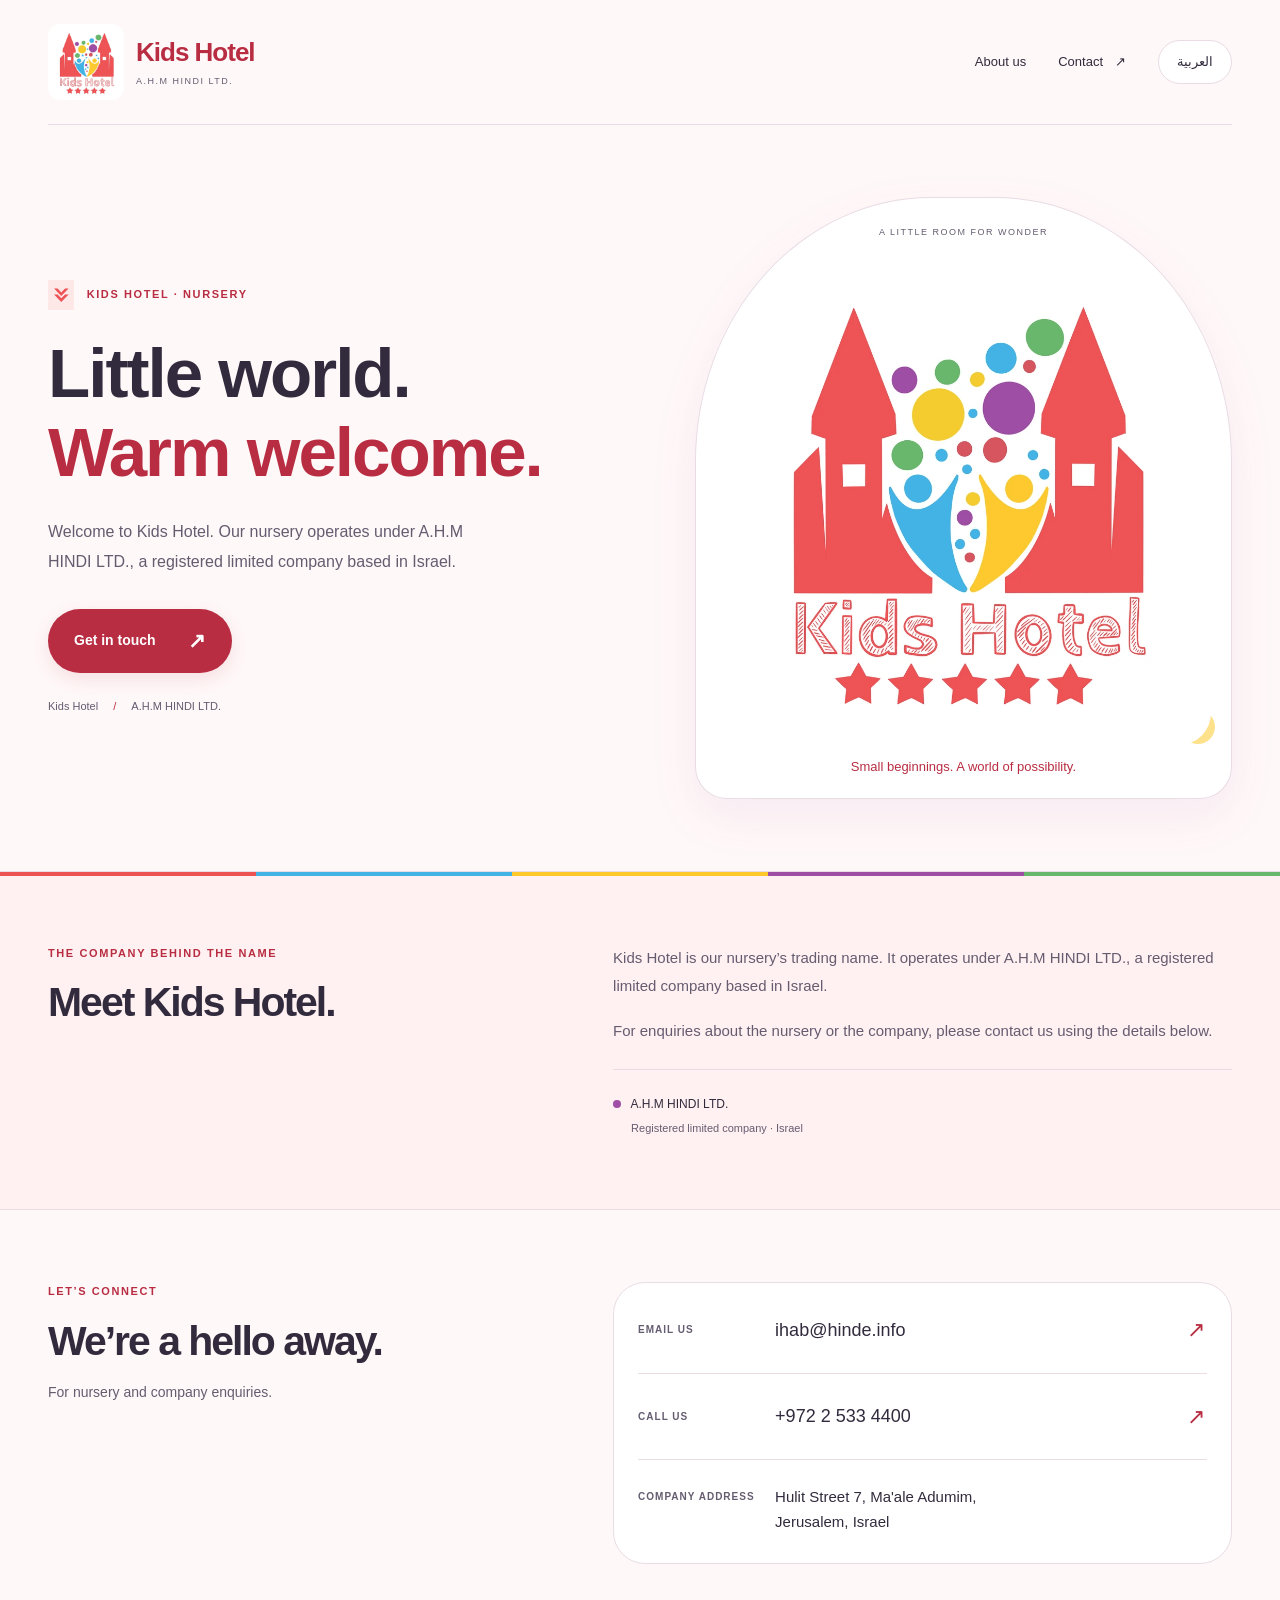
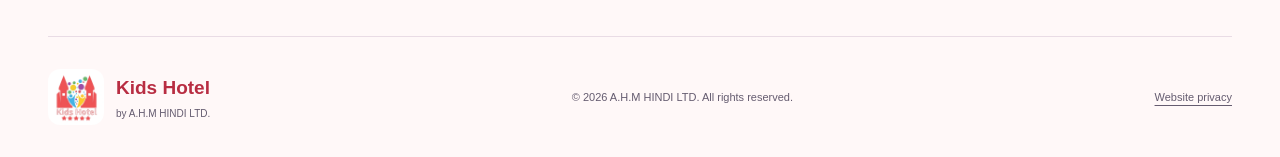
<file: index.html>
<!doctype html>
<html lang="en" dir="ltr">
<head>
  <meta charset="utf-8">
  <meta name="viewport" content="width=device-width, initial-scale=1">
  <meta name="description" content="Kids Hotel operates under A.H.M HINDI LTD., a registered limited company based in Israel. Company information and contact details.">
  <meta name="theme-color" content="#fff8f8">
  <title>Kids Hotel — A.H.M HINDI LTD.</title>
  <link rel="icon" href="assets/favicon.png" type="image/png">
  <link rel="alternate" hreflang="en" href="index.html">
  <link rel="alternate" hreflang="ar" href="ar/index.html">
  <link rel="stylesheet" href="styles.css">
</head>
<body>
  <a class="skip-link" href="#main">Skip to content</a>
  <header class="header wrap">
    <a class="brand" href="index.html" aria-label="Kids Hotel home">
      <img class="brand-logo" src="assets/kids-hotel-logo-480.webp" alt="" width="76" height="76">
      <span class="brand-wordmark" dir="ltr">Kids Hotel<small>A.H.M HINDI LTD.</small></span>
    </a>
    <nav aria-label="Main navigation">
      <a href="#about">About us</a>
      <a href="#contact">Contact <span aria-hidden="true">↗</span></a>
      <a class="language-switch" href="ar/index.html" hreflang="ar" lang="ar" dir="rtl">العربية</a>
    </nav>
  </header>
  <main id="main">
    <section class="hero wrap" aria-labelledby="hero-title">
      <div class="hero-copy">
        <p class="eyebrow">
          <svg class="eyebrow-icon" viewBox="0 0 108 126" aria-hidden="true" focusable="false" xmlns="http://www.w3.org/2000/svg">
            <path fill="currentColor" fill-opacity="0.1" d="M0 0h108v126H0z"/>
            <path fill="currentColor" d="M25 36h15l15 16 16-16h15L55 67 25 36Zm0 25h15l15 16 16-16h15L55 92 25 61Z"/>
          </svg>
          KIDS HOTEL · NURSERY
        </p>
        <h1 id="hero-title">Little world.<br><span>Warm welcome.</span></h1>
        <p class="intro">Welcome to Kids Hotel. Our nursery operates under A.H.M HINDI LTD., a registered limited company based in Israel.</p>
        <a class="button" href="#contact">Get in touch <span aria-hidden="true">↗</span></a>
        <p class="hero-note"><bdi dir="ltr">Kids Hotel</bdi> <span aria-hidden="true">/</span> <bdi dir="ltr">A.H.M HINDI LTD.</bdi></p>
      </div>
      <div class="hero-art" aria-hidden="true">
        <span class="art-caption">A LITTLE ROOM FOR WONDER</span>
        <img class="hero-logo" src="assets/kids-hotel-logo-960.webp" srcset="assets/kids-hotel-logo-480.webp 480w, assets/kids-hotel-logo-960.webp 960w" sizes="(max-width: 700px) 90vw, 45vw" alt="" width="960" height="960" fetchpriority="high">
        <span class="art-footer">Small beginnings. A world of possibility.</span>
      </div>
    </section>
    <section class="about-section" id="about" aria-labelledby="about-title">
      <div class="wrap about-grid">
        <div><p class="eyebrow">THE COMPANY BEHIND THE NAME</p><h2 id="about-title">Meet Kids Hotel.</h2></div>
        <div class="about-copy">
          <p>Kids Hotel is our nursery’s trading name. It operates under A.H.M HINDI LTD., a registered limited company based in Israel.</p>
          <p>For enquiries about the nursery or the company, please contact us using the details below.</p>
          <div class="company-line">
            <span class="status-dot" aria-hidden="true"></span>
            <bdi dir="ltr">A.H.M HINDI LTD.</bdi>
            <span class="company-label">Registered limited company · Israel</span>
          </div>
        </div>
      </div>
    </section>
    <section class="contact-section wrap" id="contact" aria-labelledby="contact-title">
      <div class="contact-heading"><p class="eyebrow">LET’S CONNECT</p><h2 id="contact-title">We’re a hello away.</h2><p>For nursery and company enquiries.</p></div>
      <div class="contact-details">
        <a class="contact-row" href="mailto:ihab@hinde.info"><span class="contact-label">EMAIL US</span><span class="contact-value"><bdi dir="ltr">ihab@hinde.info</bdi></span><span class="row-arrow" aria-hidden="true">↗</span></a>
        <a class="contact-row" href="tel:+97225334400"><span class="contact-label">CALL US</span><span class="contact-value"><bdi dir="ltr">+972 2 533 4400</bdi></span><span class="row-arrow" aria-hidden="true">↗</span></a>
        <div class="contact-row address-row"><span class="contact-label">COMPANY ADDRESS</span><address class="contact-value">Hulit Street 7, Ma&#39;ale Adumim,<br>Jerusalem, Israel</address></div>
      </div>
    </section>
  </main>
  <footer class="footer wrap">
    <a class="footer-brand" href="index.html">
      <img src="assets/kids-hotel-logo-480.webp" alt="" width="56" height="56" loading="lazy">
      <span><bdi dir="ltr">Kids Hotel</bdi><small>by A.H.M HINDI LTD.</small></span>
    </a>
    <p>© 2026 A.H.M HINDI LTD. All rights reserved.</p>
    <a href="privacy.html" >Website privacy</a>
  </footer>
</body>
</html>
</file>
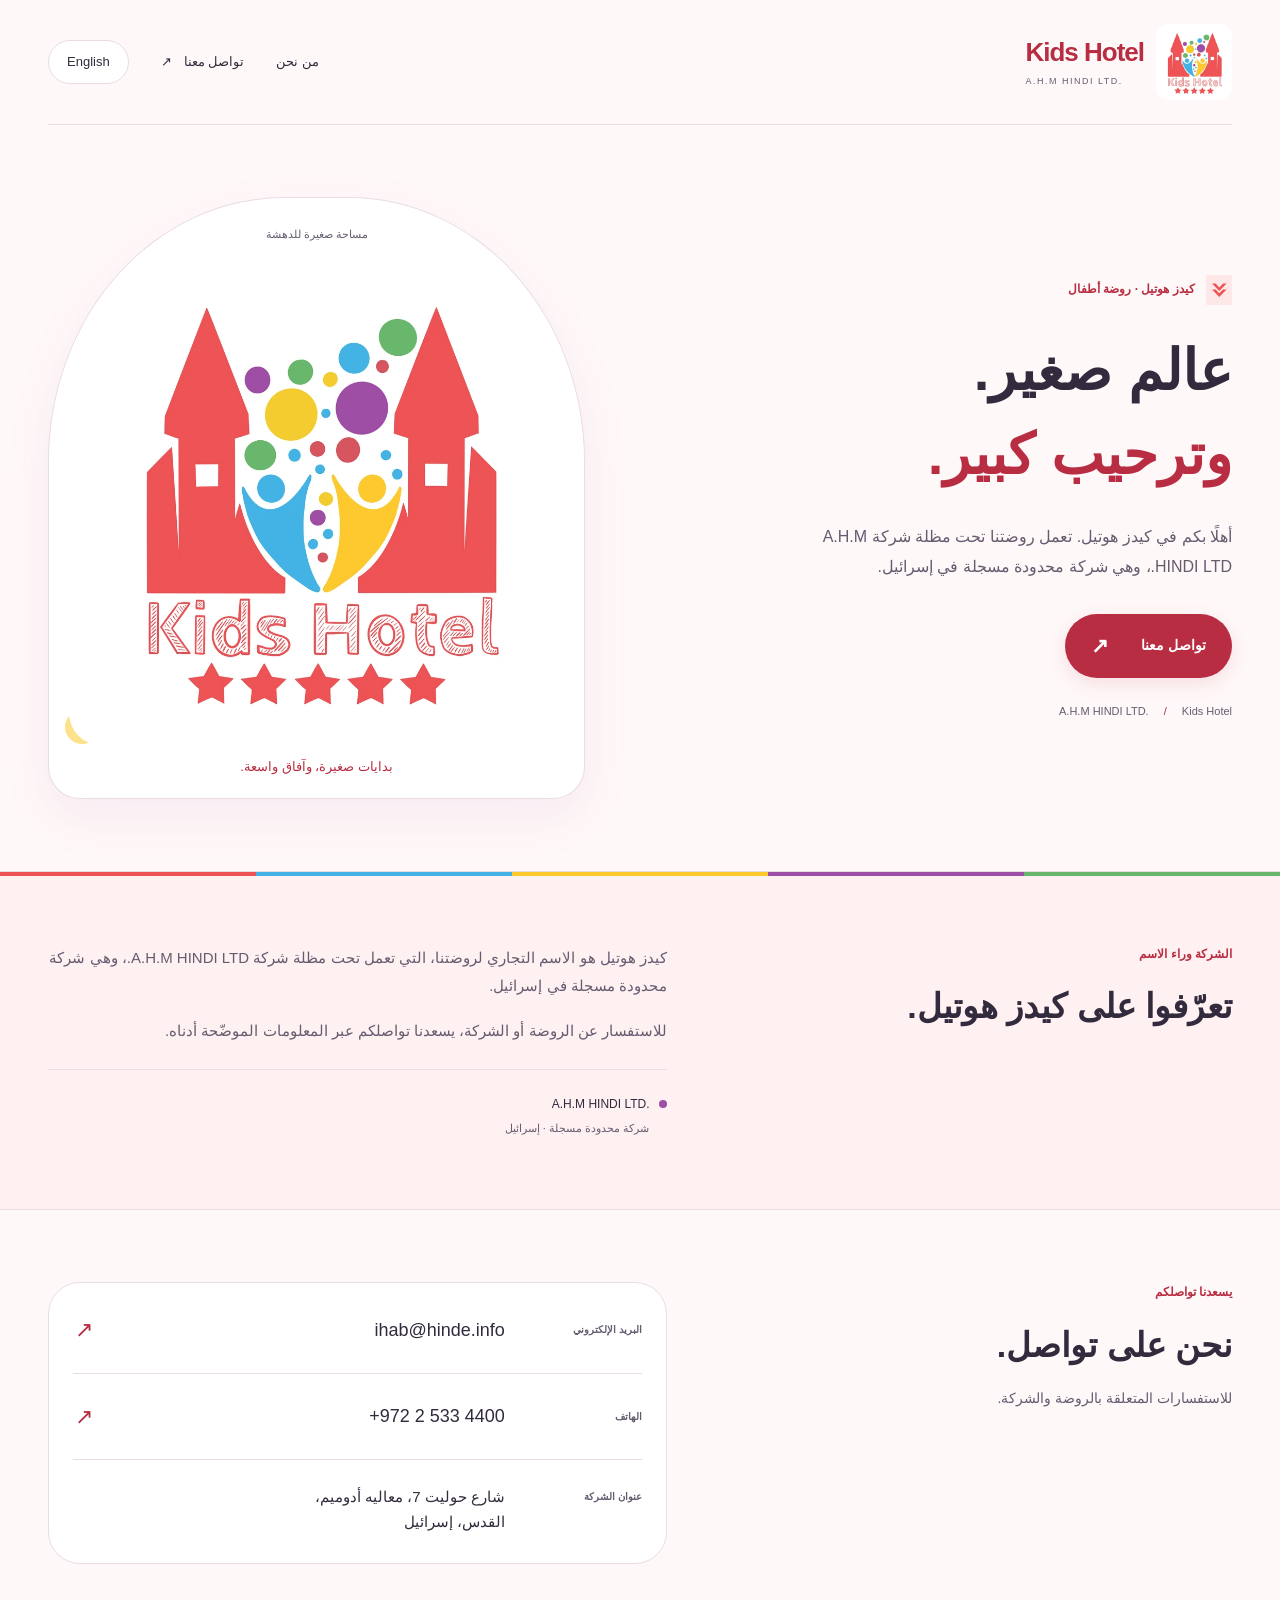
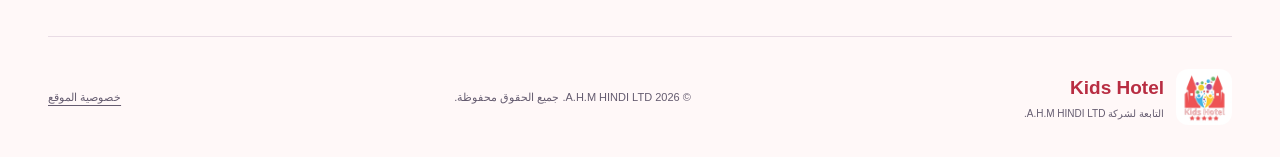
<file: ar/index.html>
<!doctype html>
<html lang="ar" dir="rtl">
<head>
  <meta charset="utf-8">
  <meta name="viewport" content="width=device-width, initial-scale=1">
  <meta name="description" content="تعمل روضة كيدز هوتيل تحت مظلة شركة A.H.M HINDI LTD.، وهي شركة محدودة مسجلة في إسرائيل. معلومات الشركة ووسائل التواصل.">
  <meta name="theme-color" content="#fff8f8">
  <title>كيدز هوتيل — A.H.M HINDI LTD.</title>
  <link rel="icon" href="../assets/favicon.png" type="image/png">
  <link rel="alternate" hreflang="en" href="../index.html">
  <link rel="alternate" hreflang="ar" href="index.html">
  <link rel="stylesheet" href="../styles.css">
</head>
<body>
  <a class="skip-link" href="#main">انتقل إلى المحتوى</a>
  <header class="header wrap">
    <a class="brand" href="index.html" aria-label="كيدز هوتيل — الصفحة الرئيسية">
      <img class="brand-logo" src="../assets/kids-hotel-logo-480.webp" alt="" width="76" height="76">
      <span class="brand-wordmark" dir="ltr">Kids Hotel<small>A.H.M HINDI LTD.</small></span>
    </a>
    <nav aria-label="التنقل الرئيسي">
      <a href="#about">من نحن</a>
      <a href="#contact">تواصل معنا <span aria-hidden="true">↗</span></a>
      <a class="language-switch" href="../index.html" hreflang="en" lang="en" dir="ltr">English</a>
    </nav>
  </header>
  <main id="main">
    <section class="hero wrap" aria-labelledby="hero-title">
      <div class="hero-copy">
        <p class="eyebrow">
          <svg class="eyebrow-icon" viewBox="0 0 108 126" aria-hidden="true" focusable="false" xmlns="http://www.w3.org/2000/svg">
            <path fill="currentColor" fill-opacity="0.1" d="M0 0h108v126H0z"/>
            <path fill="currentColor" d="M25 36h15l15 16 16-16h15L55 67 25 36Zm0 25h15l15 16 16-16h15L55 92 25 61Z"/>
          </svg>
          كيدز هوتيل · روضة أطفال
        </p>
        <h1 id="hero-title">عالم صغير.<br><span>وترحيب كبير.</span></h1>
        <p class="intro">أهلًا بكم في كيدز هوتيل. تعمل روضتنا تحت مظلة شركة A.H.M HINDI LTD.، وهي شركة محدودة مسجلة في إسرائيل.</p>
        <a class="button" href="#contact">تواصل معنا <span aria-hidden="true">↗</span></a>
        <p class="hero-note"><bdi dir="ltr">Kids Hotel</bdi> <span aria-hidden="true">/</span> <bdi dir="ltr">A.H.M HINDI LTD.</bdi></p>
      </div>
      <div class="hero-art" aria-hidden="true">
        <span class="art-caption">مساحة صغيرة للدهشة</span>
        <img class="hero-logo" src="../assets/kids-hotel-logo-960.webp" srcset="../assets/kids-hotel-logo-480.webp 480w, ../assets/kids-hotel-logo-960.webp 960w" sizes="(max-width: 700px) 90vw, 45vw" alt="" width="960" height="960" fetchpriority="high">
        <span class="art-footer">بدايات صغيرة، وآفاق واسعة.</span>
      </div>
    </section>
    <section class="about-section" id="about" aria-labelledby="about-title">
      <div class="wrap about-grid">
        <div><p class="eyebrow">الشركة وراء الاسم</p><h2 id="about-title">تعرّفوا على كيدز هوتيل.</h2></div>
        <div class="about-copy">
          <p>كيدز هوتيل هو الاسم التجاري لروضتنا، التي تعمل تحت مظلة شركة A.H.M HINDI LTD.، وهي شركة محدودة مسجلة في إسرائيل.</p>
          <p>للاستفسار عن الروضة أو الشركة، يسعدنا تواصلكم عبر المعلومات الموضّحة أدناه.</p>
          <div class="company-line">
            <span class="status-dot" aria-hidden="true"></span>
            <bdi dir="ltr">A.H.M HINDI LTD.</bdi>
            <span class="company-label">شركة محدودة مسجلة · إسرائيل</span>
          </div>
        </div>
      </div>
    </section>
    <section class="contact-section wrap" id="contact" aria-labelledby="contact-title">
      <div class="contact-heading"><p class="eyebrow">يسعدنا تواصلكم</p><h2 id="contact-title">نحن على تواصل.</h2><p>للاستفسارات المتعلقة بالروضة والشركة.</p></div>
      <div class="contact-details">
        <a class="contact-row" href="mailto:ihab@hinde.info"><span class="contact-label">البريد الإلكتروني</span><span class="contact-value"><bdi dir="ltr">ihab@hinde.info</bdi></span><span class="row-arrow" aria-hidden="true">↗</span></a>
        <a class="contact-row" href="tel:+97225334400"><span class="contact-label">الهاتف</span><span class="contact-value"><bdi dir="ltr">+972 2 533 4400</bdi></span><span class="row-arrow" aria-hidden="true">↗</span></a>
        <div class="contact-row address-row"><span class="contact-label">عنوان الشركة</span><address class="contact-value">شارع حوليت 7، معاليه أدوميم،<br>القدس، إسرائيل</address></div>
      </div>
    </section>
  </main>
  <footer class="footer wrap">
    <a class="footer-brand" href="index.html">
      <img src="../assets/kids-hotel-logo-480.webp" alt="" width="56" height="56" loading="lazy">
      <span><bdi dir="ltr">Kids Hotel</bdi><small>التابعة لشركة A.H.M HINDI LTD.</small></span>
    </a>
    <p>© 2026 A.H.M HINDI LTD. جميع الحقوق محفوظة.</p>
    <a href="privacy.html" >خصوصية الموقع</a>
  </footer>
</body>
</html>
</file>
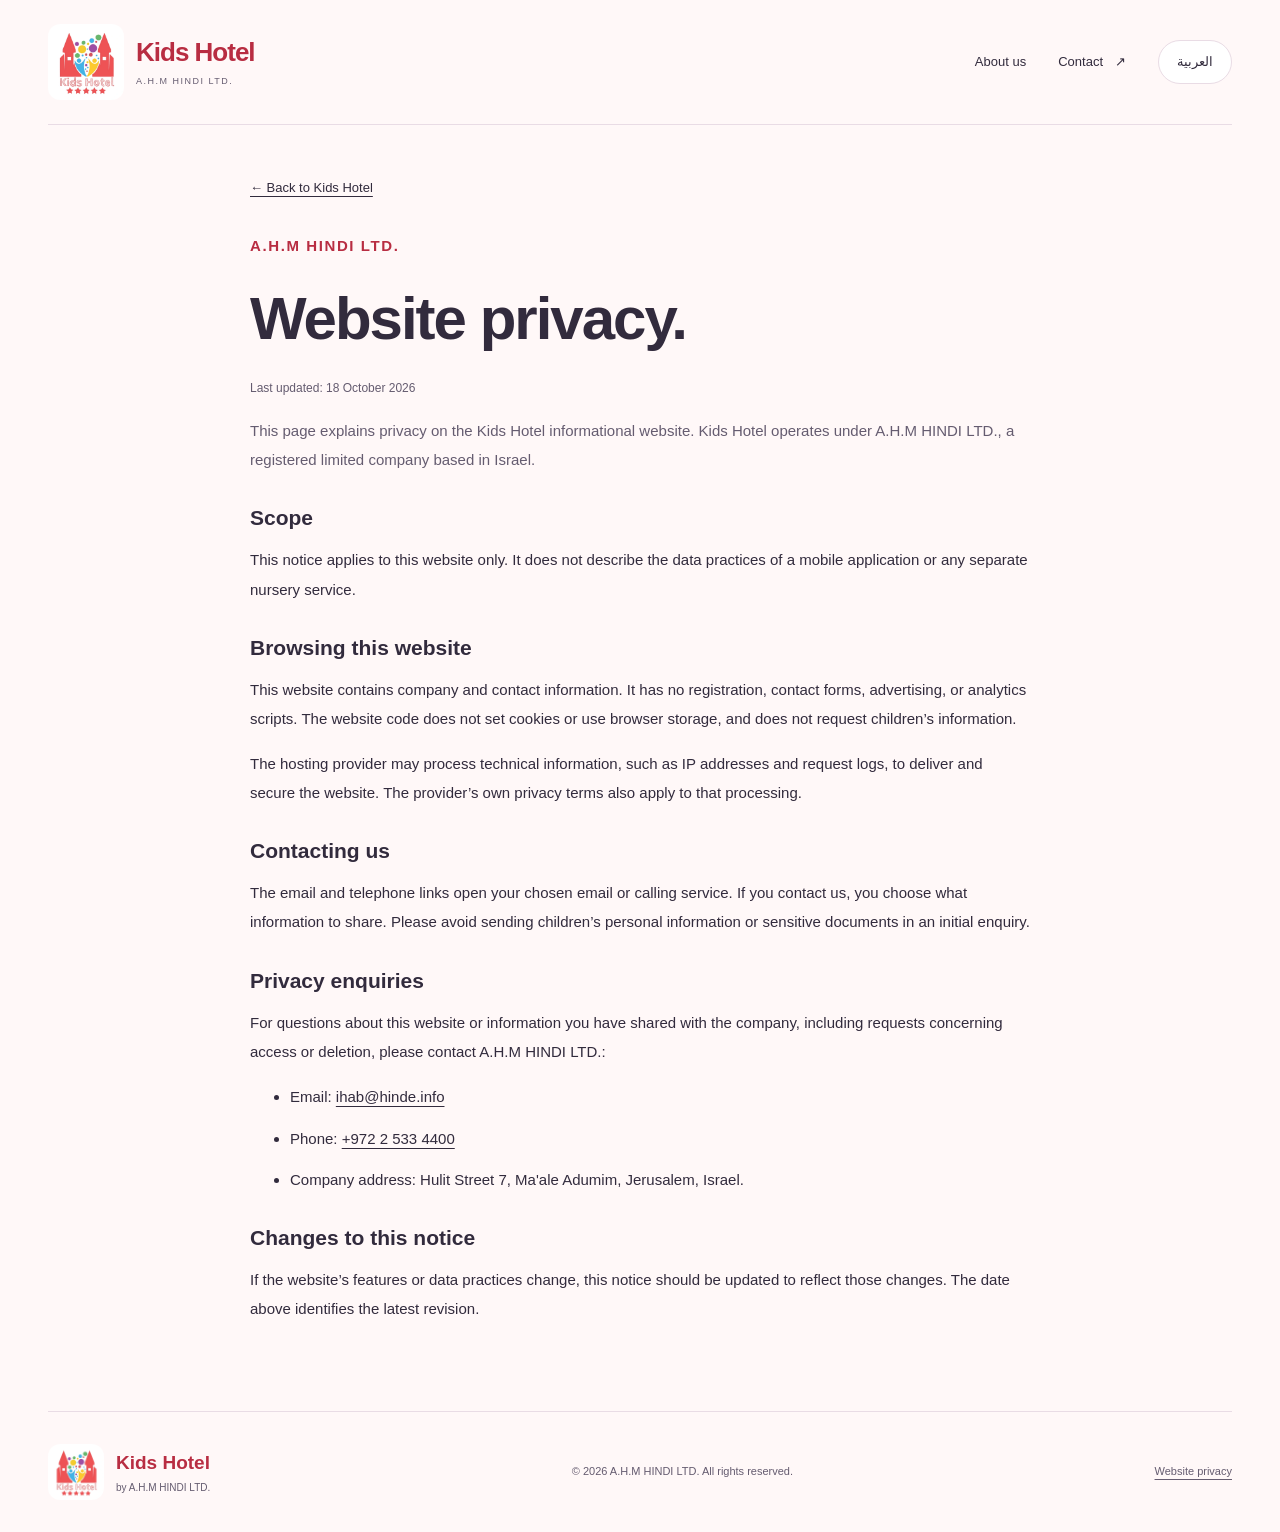
<file: privacy.html>
<!doctype html>
<html lang="en" dir="ltr">
<head>
  <meta charset="utf-8">
  <meta name="viewport" content="width=device-width, initial-scale=1">
  <meta name="description" content="Privacy information for the Kids Hotel company website, operated by A.H.M HINDI LTD.">
  <meta name="theme-color" content="#fff8f8">
  <title>Website privacy — Kids Hotel</title>
  <link rel="icon" href="assets/favicon.png" type="image/png">
  <link rel="alternate" hreflang="en" href="privacy.html">
  <link rel="alternate" hreflang="ar" href="ar/privacy.html">
  <link rel="stylesheet" href="styles.css">
</head>
<body>
  <a class="skip-link" href="#main">Skip to content</a>
  <header class="header wrap">
    <a class="brand" href="index.html" aria-label="Kids Hotel home">
      <img class="brand-logo" src="assets/kids-hotel-logo-480.webp" alt="" width="76" height="76">
      <span class="brand-wordmark" dir="ltr">Kids Hotel<small>A.H.M HINDI LTD.</small></span>
    </a>
    <nav aria-label="Main navigation">
      <a href="index.html#about">About us</a>
      <a href="index.html#contact">Contact <span aria-hidden="true">↗</span></a>
      <a class="language-switch" href="ar/privacy.html" hreflang="ar" lang="ar" dir="rtl">العربية</a>
    </nav>
  </header>
  <main id="main" class="privacy-main wrap">
    <a class="back-link" href="index.html"><span class="back-arrow" aria-hidden="true">←</span> Back to Kids Hotel</a>
    <p class="eyebrow">A.H.M HINDI LTD.</p>
    <h1>Website privacy.</h1>
    <p class="policy-date">Last updated: 18 October 2026</p>
    <p class="privacy-lead">This page explains privacy on the Kids Hotel informational website. Kids Hotel operates under A.H.M HINDI LTD., a registered limited company based in Israel.</p>
    <h2>Scope</h2>
    <p>This notice applies to this website only. It does not describe the data practices of a mobile application or any separate nursery service.</p>
    <h2>Browsing this website</h2>
    <p>This website contains company and contact information. It has no registration, contact forms, advertising, or analytics scripts. The website code does not set cookies or use browser storage, and does not request children’s information.</p>
    <p>The hosting provider may process technical information, such as IP addresses and request logs, to deliver and secure the website. The provider’s own privacy terms also apply to that processing.</p>
    <h2>Contacting us</h2>
    <p>The email and telephone links open your chosen email or calling service. If you contact us, you choose what information to share. Please avoid sending children’s personal information or sensitive documents in an initial enquiry.</p>
    <h2>Privacy enquiries</h2>
    <p>For questions about this website or information you have shared with the company, including requests concerning access or deletion, please contact A.H.M HINDI LTD.:</p>
    <ul><li>Email: <a href="mailto:ihab@hinde.info"><bdi dir="ltr">ihab@hinde.info</bdi></a></li><li>Phone: <a href="tel:+97225334400"><bdi dir="ltr">+972 2 533 4400</bdi></a></li><li>Company address: Hulit Street 7, Ma&#39;ale Adumim, Jerusalem, Israel.</li></ul>
    <h2>Changes to this notice</h2>
    <p>If the website’s features or data practices change, this notice should be updated to reflect those changes. The date above identifies the latest revision.</p>
  </main>
  <footer class="footer wrap">
    <a class="footer-brand" href="index.html">
      <img src="assets/kids-hotel-logo-480.webp" alt="" width="56" height="56" loading="lazy">
      <span><bdi dir="ltr">Kids Hotel</bdi><small>by A.H.M HINDI LTD.</small></span>
    </a>
    <p>© 2026 A.H.M HINDI LTD. All rights reserved.</p>
    <a href="privacy.html" aria-current="page">Website privacy</a>
  </footer>
</body>
</html>
</file>
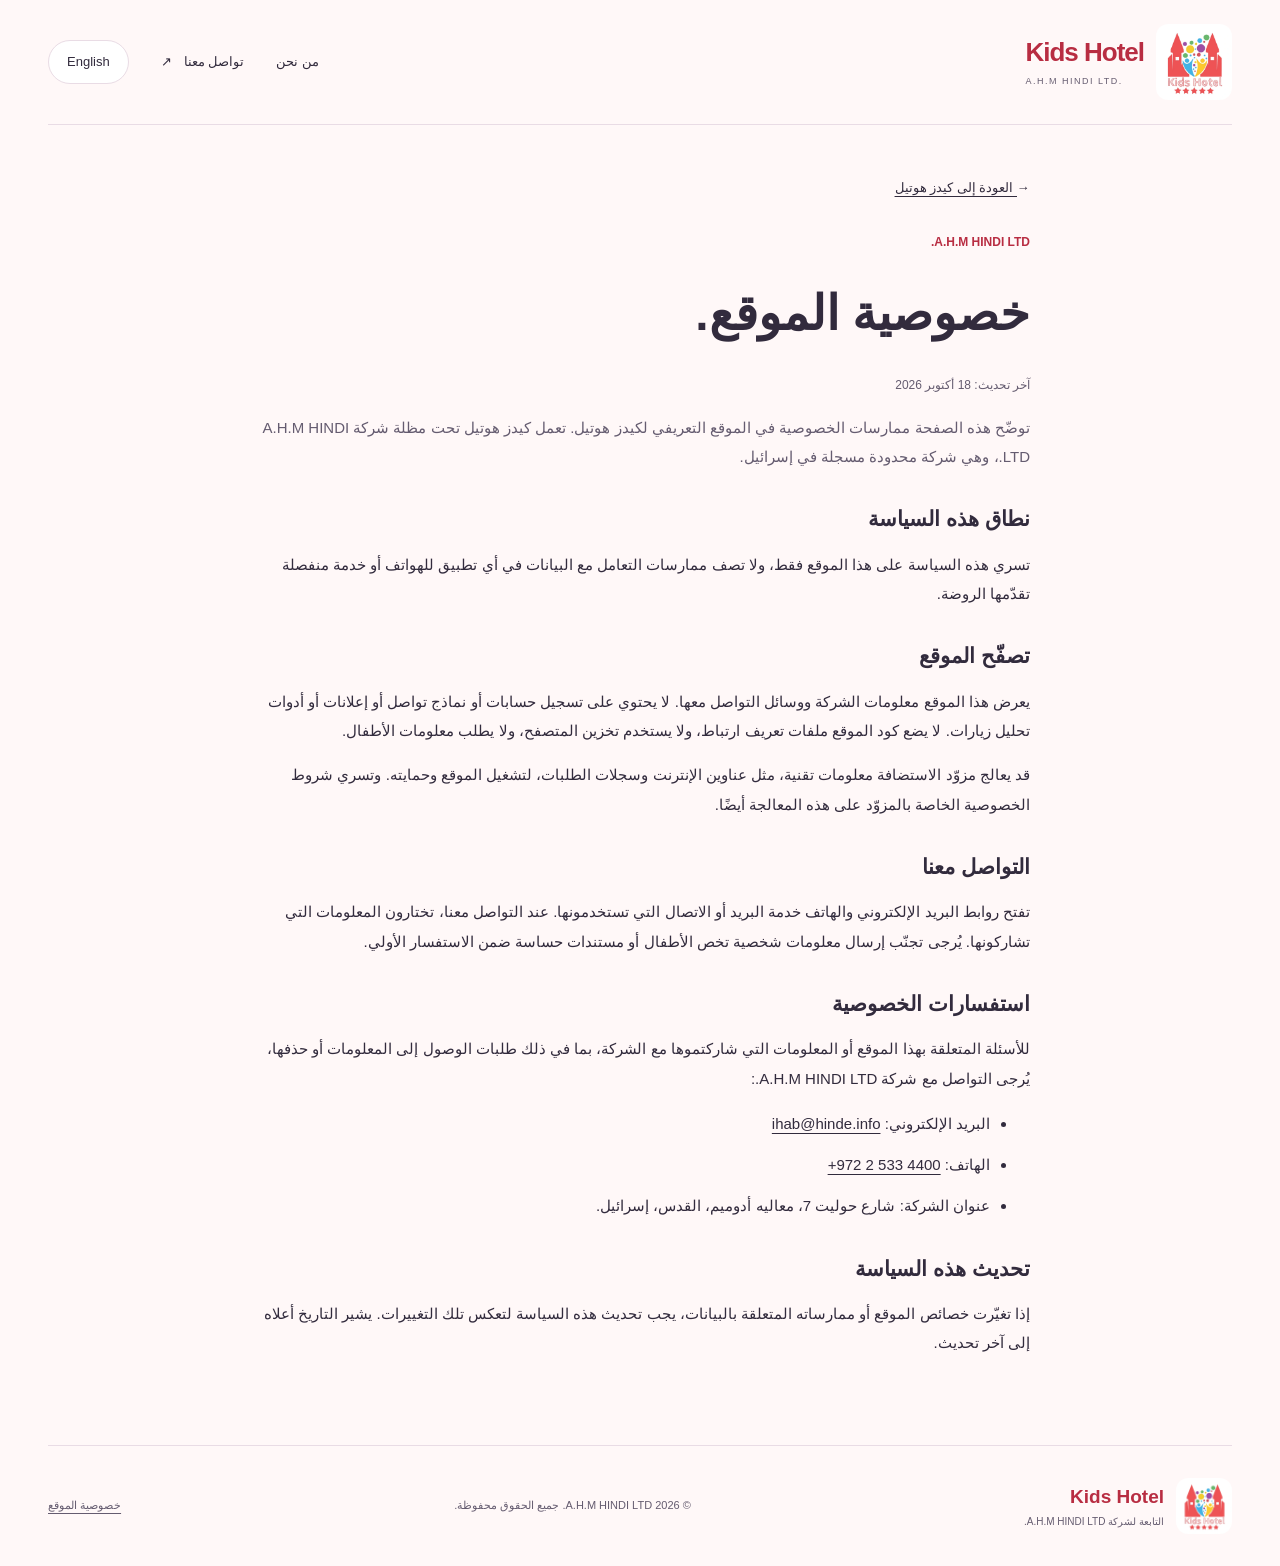
<file: ar/privacy.html>
<!doctype html>
<html lang="ar" dir="rtl">
<head>
  <meta charset="utf-8">
  <meta name="viewport" content="width=device-width, initial-scale=1">
  <meta name="description" content="معلومات خصوصية الموقع التعريفي لكيدز هوتيل، التابعة لشركة A.H.M HINDI LTD.">
  <meta name="theme-color" content="#fff8f8">
  <title>خصوصية الموقع — كيدز هوتيل</title>
  <link rel="icon" href="../assets/favicon.png" type="image/png">
  <link rel="alternate" hreflang="en" href="../privacy.html">
  <link rel="alternate" hreflang="ar" href="privacy.html">
  <link rel="stylesheet" href="../styles.css">
</head>
<body>
  <a class="skip-link" href="#main">انتقل إلى المحتوى</a>
  <header class="header wrap">
    <a class="brand" href="index.html" aria-label="كيدز هوتيل — الصفحة الرئيسية">
      <img class="brand-logo" src="../assets/kids-hotel-logo-480.webp" alt="" width="76" height="76">
      <span class="brand-wordmark" dir="ltr">Kids Hotel<small>A.H.M HINDI LTD.</small></span>
    </a>
    <nav aria-label="التنقل الرئيسي">
      <a href="index.html#about">من نحن</a>
      <a href="index.html#contact">تواصل معنا <span aria-hidden="true">↗</span></a>
      <a class="language-switch" href="../privacy.html" hreflang="en" lang="en" dir="ltr">English</a>
    </nav>
  </header>
  <main id="main" class="privacy-main wrap">
    <a class="back-link" href="index.html"><span class="back-arrow" aria-hidden="true">←</span> العودة إلى كيدز هوتيل</a>
    <p class="eyebrow">A.H.M HINDI LTD.</p>
    <h1>خصوصية الموقع.</h1>
    <p class="policy-date">آخر تحديث: 18 أكتوبر 2026</p>
    <p class="privacy-lead">توضّح هذه الصفحة ممارسات الخصوصية في الموقع التعريفي لكيدز هوتيل. تعمل كيدز هوتيل تحت مظلة شركة A.H.M HINDI LTD.، وهي شركة محدودة مسجلة في إسرائيل.</p>
    <h2>نطاق هذه السياسة</h2>
    <p>تسري هذه السياسة على هذا الموقع فقط، ولا تصف ممارسات التعامل مع البيانات في أي تطبيق للهواتف أو خدمة منفصلة تقدّمها الروضة.</p>
    <h2>تصفّح الموقع</h2>
    <p>يعرض هذا الموقع معلومات الشركة ووسائل التواصل معها. لا يحتوي على تسجيل حسابات أو نماذج تواصل أو إعلانات أو أدوات تحليل زيارات. لا يضع كود الموقع ملفات تعريف ارتباط، ولا يستخدم تخزين المتصفح، ولا يطلب معلومات الأطفال.</p>
    <p>قد يعالج مزوّد الاستضافة معلومات تقنية، مثل عناوين الإنترنت وسجلات الطلبات، لتشغيل الموقع وحمايته. وتسري شروط الخصوصية الخاصة بالمزوّد على هذه المعالجة أيضًا.</p>
    <h2>التواصل معنا</h2>
    <p>تفتح روابط البريد الإلكتروني والهاتف خدمة البريد أو الاتصال التي تستخدمونها. عند التواصل معنا، تختارون المعلومات التي تشاركونها. يُرجى تجنّب إرسال معلومات شخصية تخص الأطفال أو مستندات حساسة ضمن الاستفسار الأولي.</p>
    <h2>استفسارات الخصوصية</h2>
    <p>للأسئلة المتعلقة بهذا الموقع أو المعلومات التي شاركتموها مع الشركة، بما في ذلك طلبات الوصول إلى المعلومات أو حذفها، يُرجى التواصل مع شركة A.H.M HINDI LTD.:</p>
    <ul><li>البريد الإلكتروني: <a href="mailto:ihab@hinde.info"><bdi dir="ltr">ihab@hinde.info</bdi></a></li><li>الهاتف: <a href="tel:+97225334400"><bdi dir="ltr">+972 2 533 4400</bdi></a></li><li>عنوان الشركة: شارع حوليت 7، معاليه أدوميم، القدس، إسرائيل.</li></ul>
    <h2>تحديث هذه السياسة</h2>
    <p>إذا تغيّرت خصائص الموقع أو ممارساته المتعلقة بالبيانات، يجب تحديث هذه السياسة لتعكس تلك التغييرات. يشير التاريخ أعلاه إلى آخر تحديث.</p>
  </main>
  <footer class="footer wrap">
    <a class="footer-brand" href="index.html">
      <img src="../assets/kids-hotel-logo-480.webp" alt="" width="56" height="56" loading="lazy">
      <span><bdi dir="ltr">Kids Hotel</bdi><small>التابعة لشركة A.H.M HINDI LTD.</small></span>
    </a>
    <p>© 2026 A.H.M HINDI LTD. جميع الحقوق محفوظة.</p>
    <a href="privacy.html" aria-current="page">خصوصية الموقع</a>
  </footer>
</body>
</html>
</file>
<file: styles.css>
/* Kids Hotel design tokens: sampled logo colors, accessible UI tones, shared scales. */
:root {
  color-scheme: light;
  --color-primary: #ee5255;
  --color-primary-strong: #b82d42;
  --color-primary-hover: #992238;
  --color-blue: #43b3e5;
  --color-yellow: #fec92d;
  --color-purple: #9e4ea5;
  --color-green: #69b76c;
  --color-canvas: #fff8f8;
  --color-surface: #ffffff;
  --color-surface-soft: #fff0f1;
  --color-text: #322b3d;
  --color-text-muted: #655c70;
  --color-line: #e9dce5;
  --color-focus: #71347d;
  --font-body: 'Trebuchet MS', Arial, sans-serif;
  --font-arabic: Tahoma, Arial, sans-serif;
  --space-1: 0.25rem;
  --space-2: 0.5rem;
  --space-3: 0.75rem;
  --space-4: 1rem;
  --space-5: 1.5rem;
  --space-6: 2rem;
  --space-7: 3rem;
  --space-8: 4.5rem;
  --radius-small: 0.75rem;
  --radius-card: 2rem;
  --radius-pill: 999px;
  --shadow-brand: 0 18px 50px rgb(158 78 165 / 8%);
}

/* Base and accessibility */
* { box-sizing: border-box; }
html { scroll-behavior: smooth; scroll-padding-block-start: var(--space-6); }
body {
  margin: 0;
  background: var(--color-canvas);
  color: var(--color-text);
  font-family: var(--font-body);
  line-height: 1.7;
  -webkit-font-smoothing: antialiased;
}
a { color: inherit; }
a:focus-visible { outline: 3px solid var(--color-focus); outline-offset: 5px; }
::selection { background: #fbe49c; color: var(--color-text); }
img, svg { max-inline-size: 100%; }
bdi { unicode-bidi: isolate; }
.wrap { inline-size: min(1200px, calc(100% - 96px)); margin-inline: auto; }
.skip-link {
  position: absolute;
  inset-block-start: -100px;
  inset-inline-start: var(--space-4);
  z-index: 10;
  padding: var(--space-3) var(--space-4);
  background: var(--color-text);
  color: var(--color-surface);
  border-radius: var(--radius-small);
}
.skip-link:focus { inset-block-start: var(--space-4); }

/* Brand and navigation */
.header {
  display: flex;
  align-items: center;
  justify-content: space-between;
  gap: var(--space-5);
  padding-block: var(--space-5);
  border-block-end: 1px solid var(--color-line);
}
.brand { display: inline-flex; align-items: center; gap: var(--space-3); text-decoration: none; }
.brand-logo { display: block; inline-size: 76px; block-size: 76px; border-radius: var(--radius-small); }
.brand-wordmark { color: var(--color-primary-strong); font-size: 26px; font-weight: 800; letter-spacing: -1px; line-height: 1.3; }
.brand small { display: block; margin-block-start: 6px; font-size: 9px; font-weight: 500; color: var(--color-text-muted); letter-spacing: 1.5px; }
.header nav { display: flex; align-items: center; flex-wrap: wrap; gap: var(--space-6); font-size: 13px; }
.header nav a { display: inline-flex; align-items: center; min-block-size: 44px; text-decoration: none; }
.header nav a:hover { color: var(--color-primary-strong); text-decoration: underline; text-underline-offset: 6px; }
.header nav span { margin-inline-start: var(--space-3); }
.header nav .language-switch { padding-inline: 18px; border: 1px solid var(--color-line); border-radius: var(--radius-pill); background: var(--color-surface); }
.header nav .language-switch:hover { background: var(--color-surface-soft); text-decoration: none; }

/* Hero: the original artwork, with circular accents borrowed from the logo. */
.hero { display: grid; grid-template-columns: minmax(0, 1.1fr) minmax(0, 1fr); gap: 56px; align-items: center; padding-block: var(--space-8); }
.eyebrow { margin: 0 0 var(--space-5); color: var(--color-primary-strong); font-size: 11px; font-weight: 700; letter-spacing: 1.6px; line-height: 1.8; }
.eyebrow-icon { inline-size: 26px; block-size: 30px; vertical-align: middle; margin-inline-end: var(--space-2); color: var(--color-primary); }
h1, h2 { font-weight: 800; letter-spacing: -2px; line-height: 1.15; text-wrap: balance; }
h1 { margin: 0 0 var(--space-5); font-size: clamp(48px, 5.4vw, 76px); }
h1 > span { color: var(--color-primary-strong); }
h2 { margin: 0; font-size: clamp(32px, 3.2vw, 44px); }
.intro { max-inline-size: 440px; margin: 0 0 var(--space-6); color: var(--color-text-muted); font-size: 16px; line-height: 1.9; }
.button {
  display: inline-flex;
  align-items: center;
  justify-content: center;
  gap: var(--space-6);
  min-block-size: 52px;
  padding: 14px 26px;
  border-radius: var(--radius-pill);
  background: var(--color-primary-strong);
  color: var(--color-surface);
  text-decoration: none;
  font-size: 14px;
  font-weight: 700;
  box-shadow: 0 6px 18px rgb(184 45 66 / 12%);
  transition: background 160ms ease;
}
.button:hover { background: var(--color-primary-hover); }
.button span { font-size: 21px; }
.hero-note { margin: var(--space-5) 0 0; font-size: 11px; color: var(--color-text-muted); }
.hero-note span { margin-inline: var(--space-3); color: var(--color-primary-strong); }
.hero-art {
  position: relative;
  display: grid;
  place-items: center;
  padding: 50px 20px;
  aspect-ratio: 1 / 1.12;
  isolation: isolate;
  overflow: hidden;
  border: 1px solid var(--color-line);
  border-radius: 44% 44% var(--radius-card) var(--radius-card);
  background: var(--color-surface);
  box-shadow: var(--shadow-brand);
}
.hero-art::before, .hero-art::after { content: ''; position: absolute; z-index: -1; border-radius: 50%; }
.hero-art::before { inline-size: 56px; block-size: 56px; inset-block-start: 9%; inset-inline-start: 4%; background: var(--color-blue); opacity: 0.18; }
.hero-art::after { inline-size: 34px; block-size: 34px; inset-block-end: 9%; inset-inline-end: 3%; background: var(--color-yellow); opacity: 0.55; }
.hero-logo { display: block; inline-size: 100%; block-size: auto; border-radius: var(--radius-card); }
.art-caption, .art-footer { position: absolute; inset-inline: 16px; text-align: center; }
.art-caption { inset-block-start: 27px; color: var(--color-text-muted); font-size: 9px; letter-spacing: 1.5px; }
.art-footer { inset-block-end: 20px; color: var(--color-primary-strong); font-size: 13px; }

/* Company section: restrained use of the secondary palette. */
.about-section { position: relative; padding-block: var(--space-8); background: var(--color-surface-soft); border-block: 1px solid var(--color-line); }
.about-section::before {
  content: '';
  position: absolute;
  inset-block-start: 0;
  inset-inline: 0;
  block-size: 4px;
  background: linear-gradient(90deg, var(--color-primary) 0% 20%, var(--color-blue) 20% 40%, var(--color-yellow) 40% 60%, var(--color-purple) 60% 80%, var(--color-green) 80% 100%);
}
.about-grid, .contact-section { display: grid; grid-template-columns: minmax(0, 1fr) minmax(0, 1.25fr); gap: 70px; }
.about-grid .eyebrow, .contact-heading .eyebrow { margin-block-end: var(--space-4); }
.about-copy > p { margin: 0 0 var(--space-4); color: var(--color-text-muted); font-size: 15px; line-height: 1.9; }
.company-line { margin-block-start: var(--space-5); padding-block-start: var(--space-5); border-block-start: 1px solid var(--color-line); font-size: 12px; }
.status-dot { display: inline-block; inline-size: 8px; block-size: 8px; border-radius: 50%; background: var(--color-purple); margin-inline-end: 6px; }
.company-label { display: block; margin-block-start: var(--space-1); margin-inline-start: 18px; color: var(--color-text-muted); font-size: 11px; }

/* Contact and footer */
.contact-section { padding-block: var(--space-8); }
.contact-heading > p:last-child { margin-block-start: var(--space-4); color: var(--color-text-muted); font-size: 14px; }
.contact-details { padding: 4px var(--space-5); border: 1px solid var(--color-line); border-radius: var(--radius-card); background: var(--color-surface); }
.contact-row { display: grid; grid-template-columns: 125px minmax(0, 1fr) 20px; gap: var(--space-3); align-items: center; padding-block: var(--space-5); border-block-end: 1px solid var(--color-line); text-decoration: none; }
.contact-row:last-child { border: 0; }
.contact-label { color: var(--color-text-muted); font-size: 10px; letter-spacing: 1px; font-weight: 700; }
.contact-value { font-size: 18px; line-height: 1.7; overflow-wrap: anywhere; }
.row-arrow { color: var(--color-primary-strong); font-size: 22px; }
.contact-row[href]:hover .contact-value { color: var(--color-primary-strong); text-decoration: underline; text-underline-offset: 5px; }
.address-row { align-items: start; }
.address-row .contact-label { padding-block-start: var(--space-1); }
address { font-style: normal; }
.address-row .contact-value { font-size: 15px; }
.footer { display: flex; align-items: center; justify-content: space-between; flex-wrap: wrap; gap: var(--space-5); padding-block: var(--space-6); border-block-start: 1px solid var(--color-line); }
.footer-brand { display: flex; align-items: center; gap: var(--space-3); color: var(--color-primary-strong); font-size: 19px; font-weight: 700; text-decoration: none; }
.footer-brand img { border-radius: var(--radius-small); }
.footer-brand small { display: block; color: var(--color-text-muted); font-size: 10px; font-weight: 400; }
.footer p, .footer > a:last-child { color: var(--color-text-muted); font-size: 11px; }
.footer > a:last-child { text-underline-offset: 4px; }

/* Long-form reading */
.privacy-main { max-inline-size: 780px; padding-block: var(--space-7) var(--space-8); }
.back-link { display: inline-block; margin-block-end: var(--space-6); font-size: 13px; text-underline-offset: 4px; }
.privacy-main h1 { font-size: clamp(38px, 5vw, 60px); }
.privacy-main h2 { margin: var(--space-6) 0 var(--space-3); font-size: 21px; letter-spacing: 0; }
.privacy-lead { color: var(--color-text-muted); font-size: 18px; line-height: 1.9; margin-block-end: var(--space-6); }
.privacy-main p, .privacy-main li { font-size: 15px; line-height: 1.95; }
.privacy-main li { margin-block-end: var(--space-3); }
.privacy-main a { text-underline-offset: 4px; }
.privacy-main .policy-date { color: var(--color-text-muted); font-size: 12px; }

/* Arabic uses the same scales with suitable shaping and line-height. */
[dir='rtl'] body { font-family: var(--font-arabic); }
[dir='rtl'] h1, [dir='rtl'] h2 { letter-spacing: 0; line-height: 1.5; }
[dir='rtl'] h1 { font-size: clamp(40px, 4.4vw, 62px); }
[dir='rtl'] h2 { font-size: 34px; }
[dir='rtl'] .eyebrow, [dir='rtl'] .contact-label, [dir='rtl'] .art-caption { letter-spacing: 0; }
[dir='rtl'] .eyebrow { font-size: 12px; }
[dir='rtl'] .art-caption { font-size: 11px; }
[dir='rtl'] .privacy-main h1 { font-size: clamp(36px, 4.5vw, 48px); }
[dir='rtl'] .privacy-main h2 { font-size: 21px; }
[dir='rtl'] .back-arrow { display: inline-block; transform: scaleX(-1); }

@media (max-width: 1000px) {
  .wrap { inline-size: calc(100% - 56px); }
  .hero { gap: var(--space-6); }
  .about-grid, .contact-section { gap: var(--space-6); }
  .header nav { gap: var(--space-5); }
  .contact-row { grid-template-columns: minmax(0, 1fr) 20px; gap: var(--space-2); }
  .contact-label { grid-column: 1 / -1; }
  .row-arrow { grid-column: 2; grid-row: 2; }
}

@media (max-width: 700px) {
  .wrap { inline-size: calc(100% - 40px); }
  .header { flex-wrap: wrap; padding-block: var(--space-4); gap: var(--space-3); }
  .brand-logo { inline-size: 60px; block-size: 60px; }
  .brand-wordmark { font-size: 24px; }
  .header nav { gap: 20px; font-size: 12px; }
  .header nav span { display: none; }
  .header nav .language-switch { padding-inline: 14px; }
  .hero { grid-template-columns: minmax(0, 1fr); gap: var(--space-7); padding-block: var(--space-7); }
  h1 { font-size: clamp(43px, 10vw, 62px); letter-spacing: -1.5px; }
  .intro { max-inline-size: 100%; font-size: 15px; }
  .hero-art { inline-size: 100%; max-inline-size: 460px; margin-inline: auto; aspect-ratio: 1; padding: 44px 25px; }
  .hero-logo { inline-size: 88%; }
  .art-caption { inset-block-start: 20px; font-size: 8px; }
  .art-footer { inset-block-end: 16px; font-size: 12px; }
  .about-section, .contact-section { padding-block: var(--space-7); }
  .about-grid, .contact-section { grid-template-columns: minmax(0, 1fr); gap: var(--space-5); }
  h2 { font-size: 34px; }
  .footer { gap: var(--space-4); }
  .footer-brand { inline-size: 100%; }
  .footer p { margin: 0; font-size: 10px; }
  .footer > a:last-child { margin-inline-start: auto; }
  [dir='rtl'] h1 { font-size: clamp(37px, 9vw, 48px); }
  [dir='rtl'] h2 { font-size: 30px; }
  [dir='rtl'] .privacy-main h2 { font-size: 21px; }
}

@media (prefers-reduced-motion: reduce) {
  html { scroll-behavior: auto; }
  .button { transition: none; }
}
</file>
